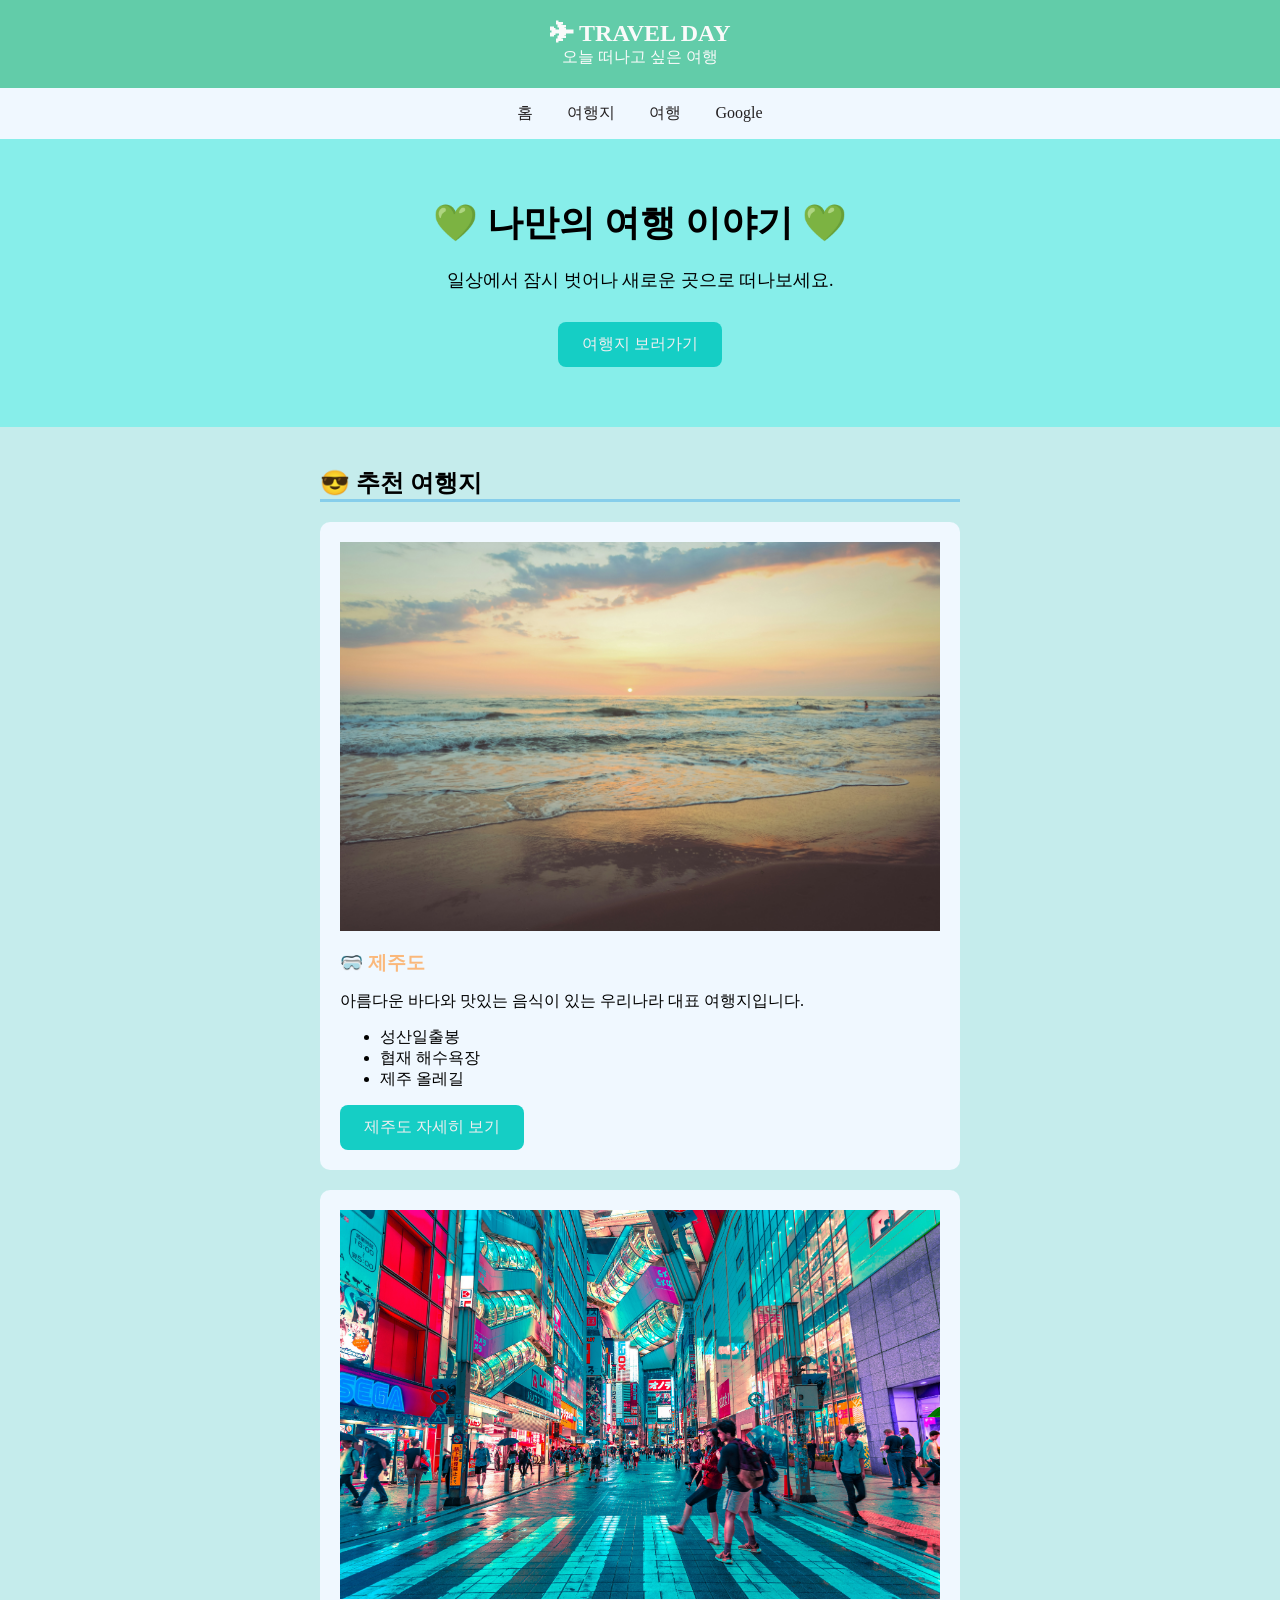
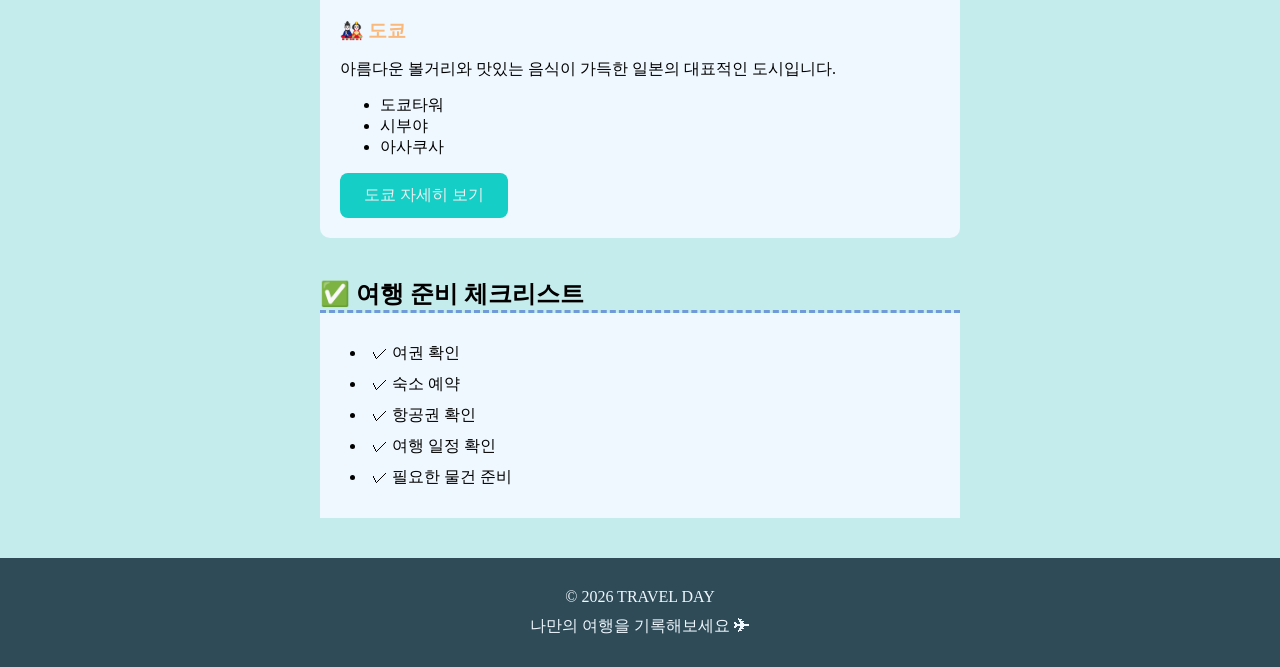
<file: index.html>
<!DOCTYPE html>
<html lang="ko">
<head>
    <meta charset="UTF-8">
    <meta name="viewport" content="width=device-width, initial-scale=1.0">
    <title>TRAVEL DAY</title>
    <link rel="stylesheet" href="main.css">
</head>
<body>
    <!-- 헤더 -->
    <header>
        <!-- 로고 -->
        <div id="logo">✈ TRAVEL DAY</div>
        <!-- 설명 -->
        <p>오늘 떠나고 싶은 여행</p>
    </header>
    <!-- 네비게이션 -->
    <nav>
        <a href="#">홈</a>
        <a href="#travel">여행지</a>
        <a href="#check">여행</a>
        <a href="https://www.google.com">Google</a>
    </nav>
    <!-- 메인 베너 -->
    <div class="hero">
        <h1>💚 나만의 여행 이야기 💚</h1>
        <p>일상에서 잠시 벗어나 새로운 곳으로 떠나보세요.</p>
        <a href="#" class="button">여행지 보러가기</a>
    </div>
    <!-- 추천 여행지 -->
    <section id="travel">
        <h2>😎 추천 여행지 </h2>
        <hr>
        <!-- 제주도 -->
        <div class="travel">
            <img src="images/jeju.png" alt="제주해변">
            <h3>🥽 제주도 </h3>
            <p>아름다운 바다와 맛있는 음식이 있는
                우리나라 대표 여행지입니다.</p>
            <ul>
                <li>성산일출봉</li>
                <li>협재 해수욕장</li>
                <li>제주 올레길</li>
            </ul>
        <!-- 제주도 상세 페이지로 이동 버튼 -->
        <a href="jeju.html" class="button">제주도 자세히 보기</a>
        </div>
        <!-- 도쿄 -->
        <div class="travel">
            <img src="images/Tokyo.png" alt="도쿄">
            <h3>🎎 도쿄 </h3>
            <p>아름다운 볼거리와 맛있는 음식이 가득한 일본의 대표적인 도시입니다.</p>
            <ul>
                <li>도쿄타워</li>
                <li>시부야</li>
                <li>아사쿠사</li>
            </ul>
        <!-- 도쿄 상세 페이지로 이동 버튼 -->
        <a href="#" class="button">도쿄 자세히 보기</a>
        </div>
    </section>
    <!-- 여행 준비 -->
    <section id="check">
        <h2>✅ 여행 준비 체크리스트</h2>
        <hr class="check_line">
        <!-- 준비 리스트 -->
        <div class="check">
            <li>✓ 여권 확인</li>
            <li>✓ 숙소 예약</li>
            <li>✓ 항공권 확인</li>
            <li>✓ 여행 일정 확인</li>
            <li>✓ 필요한 물건 준비</li>
        </div>
    </section>
    <!-- 푸터 -->
    <footer>
        <p>© 2026 TRAVEL DAY</p>
        <p>나만의 여행을 기록해보세요 ✈ </p>
    </footer>
</body>
</html>
</file>
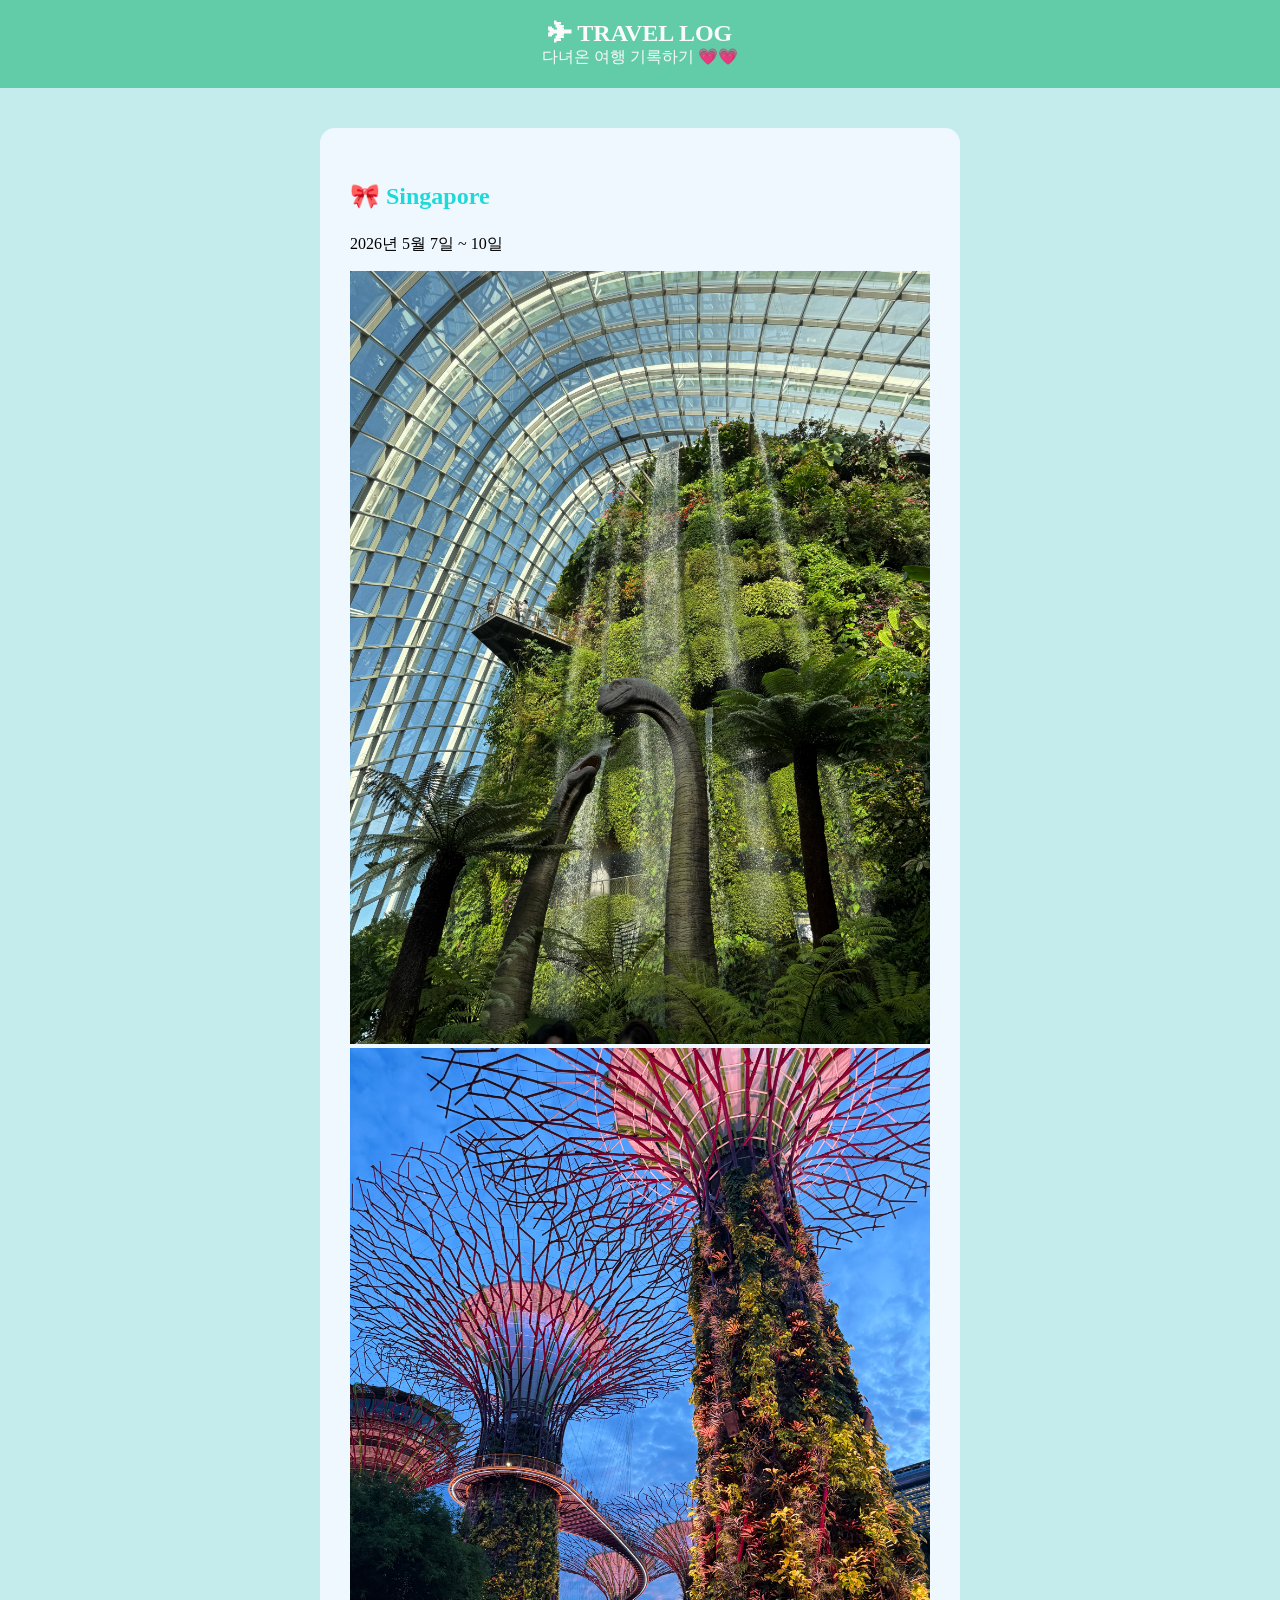
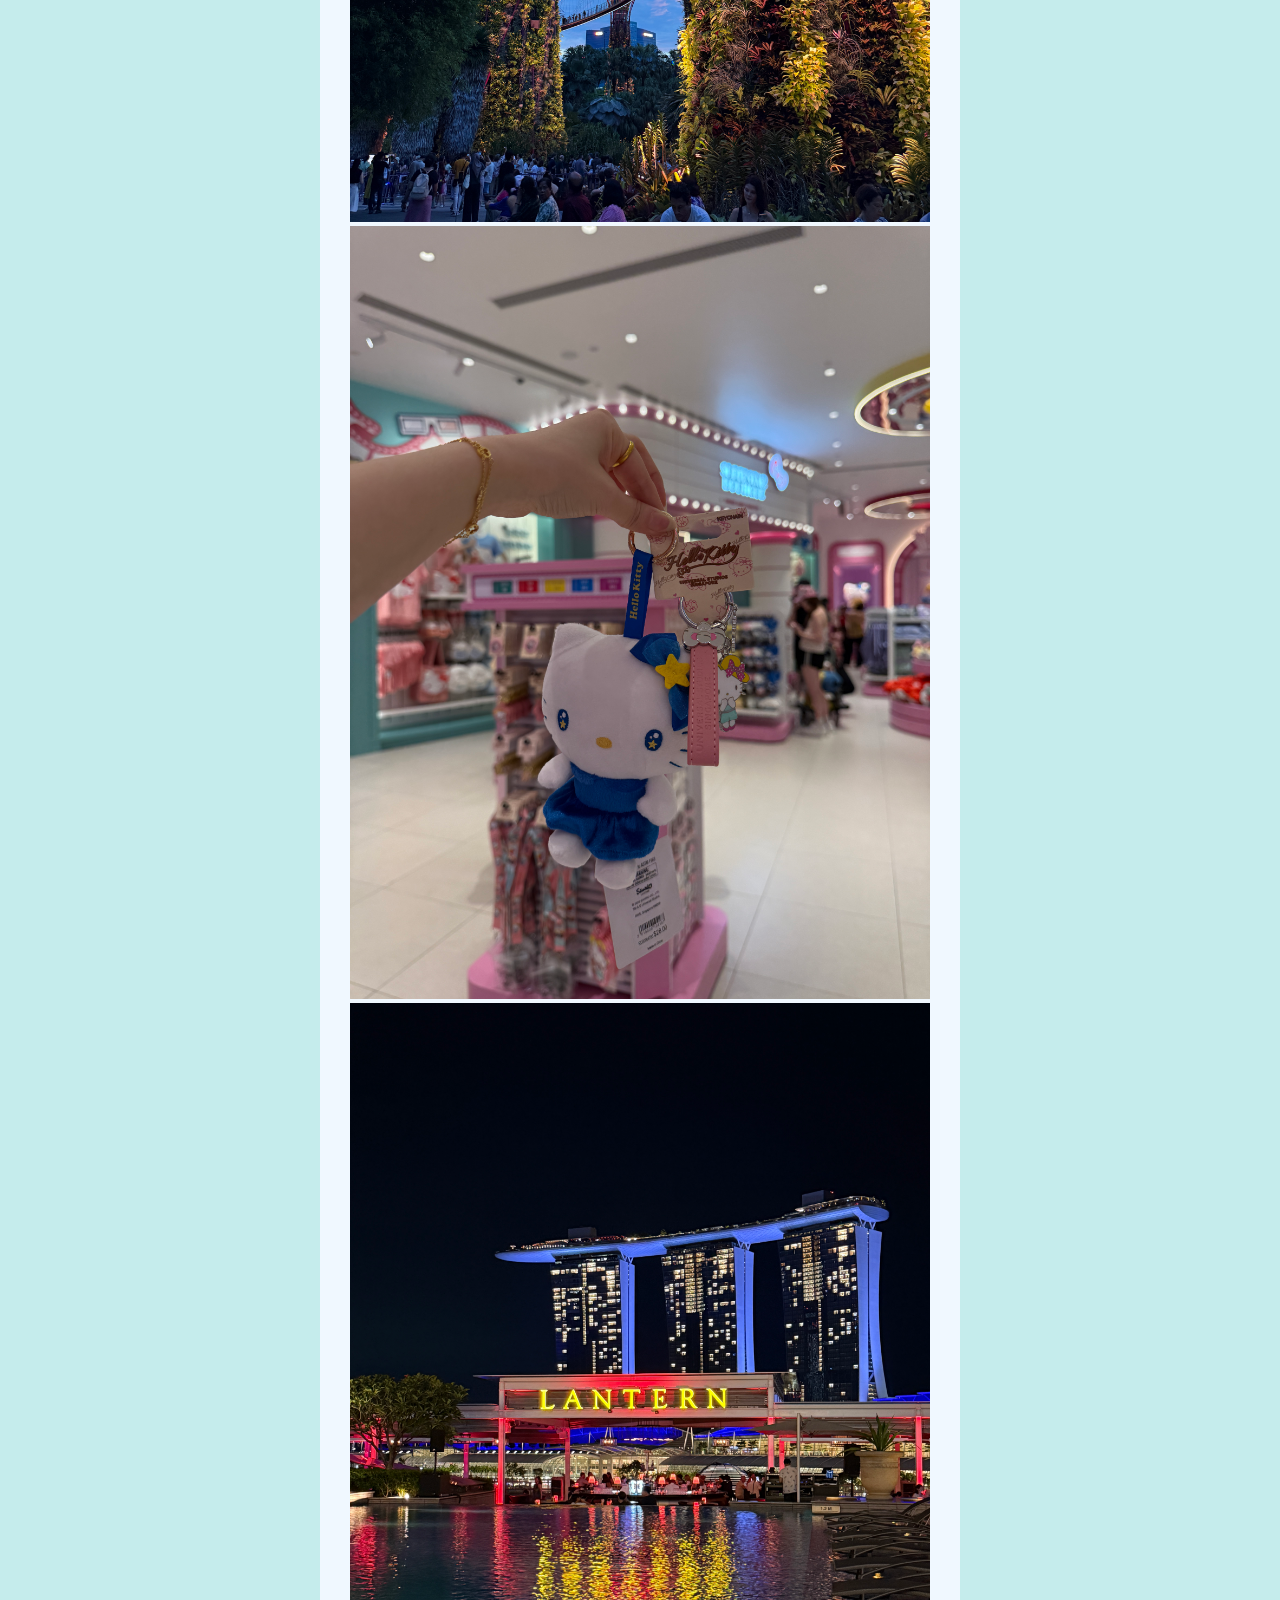
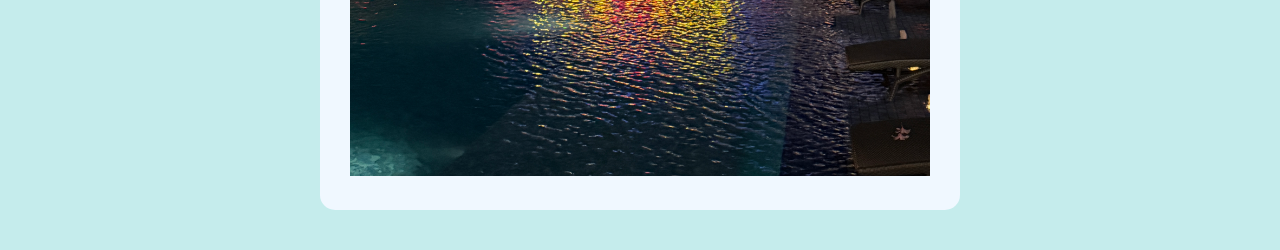
<file: International Travel.html>
<!DOCTYPE html>
<html lang="ko">
<head>
    <meta charset="UTF-8">
    <meta name="viewport" content="width=device-width, initial-scale=1.0">
    <title>International Travel</title>
    <link rel="stylesheet" href="main.css">
</head>
<body>
     <!-- 헤더 -->
    <header>
        <!-- 로고 -->
        <div id="logo">✈ TRAVEL LOG</div>
        <!-- 설명 -->
        <p>다녀온 여행 기록하기 💗💗</p>
    </header>
    <!-- 메인 -->
    <section>
        <div class="intro">
            <h2>🎀 Singapore</h2>
            <p>2026년 5월 7일 ~ 10일</p>
            <img src="singapore/KakaoTalk_260930_174328.jpeg" alt="">
            <img src="singapore/KakaoTalk_260930_174347.jpeg" alt="">
            <img src="singapore/KakaoTalk_260930_174308.jpeg" alt="">
            <img src="singapore/KakaoTalk_260930_174403.jpeg" alt="">
            <!-- <hr> -->
            <!-- 메인으로 돌아가기 버튼 -->
            <!-- <a href="index.html" class="buttton2"> ⬅ 메인페이지로 돌아가기 </a> -->
        </div>
    </section>
</body>
</html>
</file>
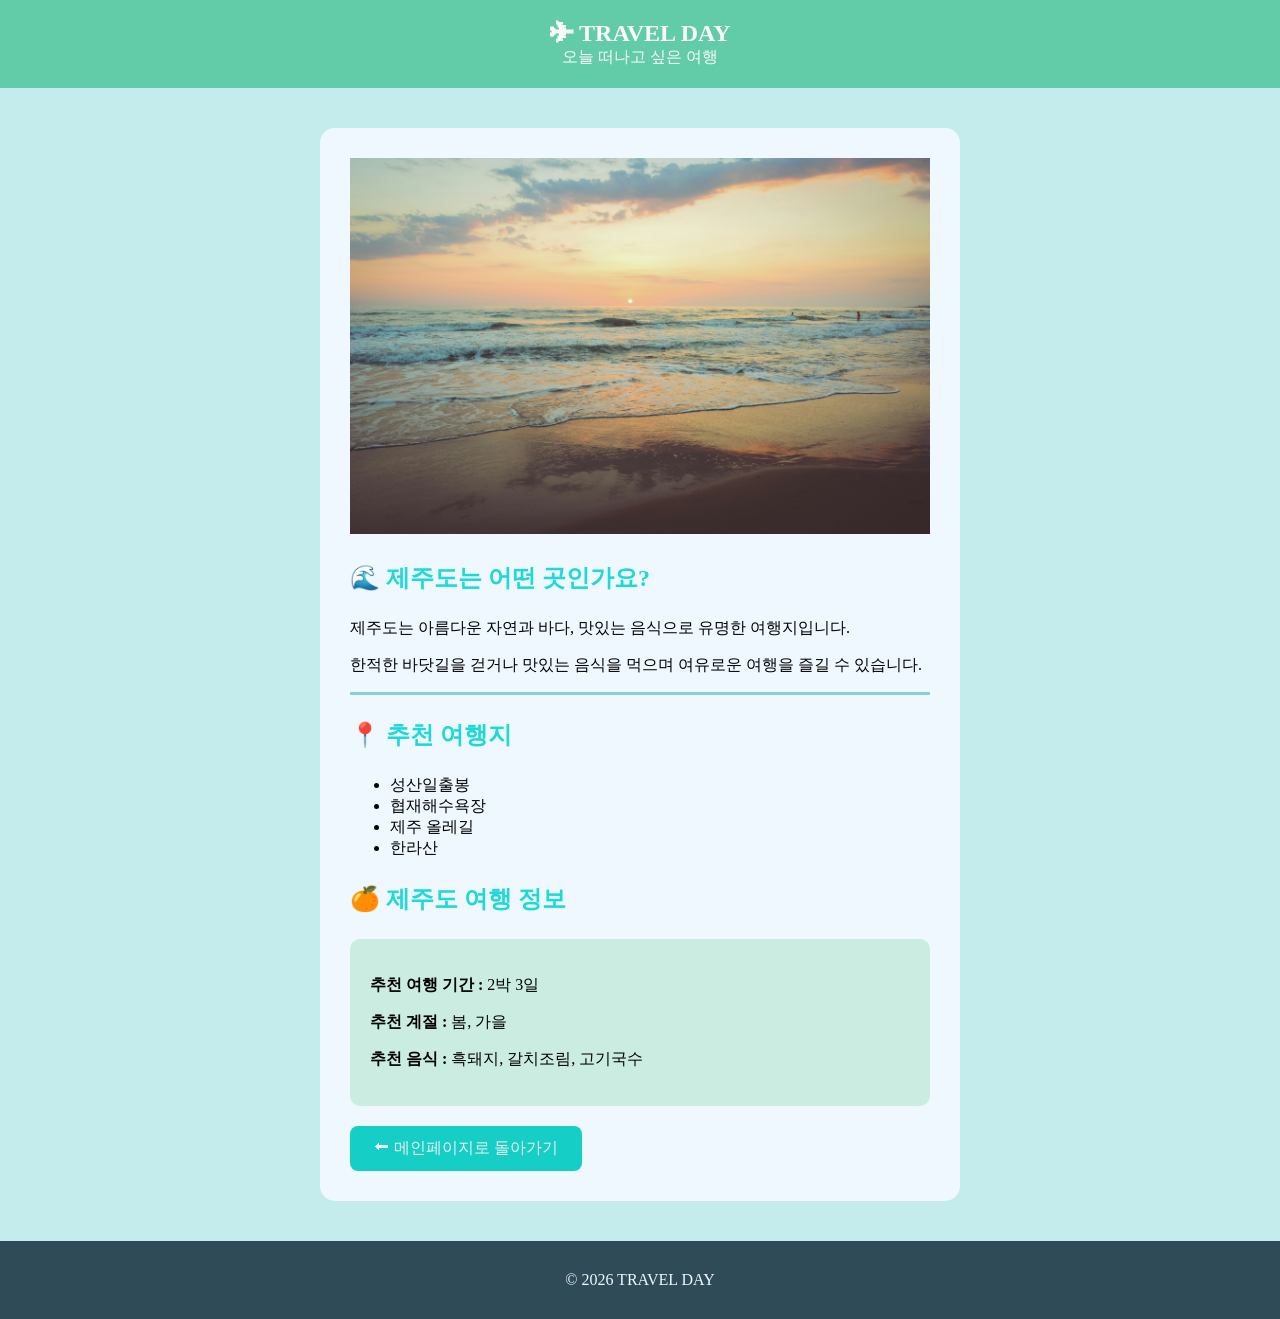
<file: jeju.html>
<!DOCTYPE html>
<html lang="ko">
<head>
    <meta charset="UTF-8">
    <meta name="viewport" content="width=device-width, initial-scale=1.0">
    <title>제주도 상세보기</title>
    <link rel="stylesheet" href="main.css">
</head>
<body>
    <!-- 헤더 -->
    <header>
        <!-- 로고 -->
        <div id="logo">✈ TRAVEL DAY</div>
        <!-- 설명 -->
        <p>오늘 떠나고 싶은 여행</p>
    </header>
    <!-- 메인 -->
    <section>
        <div class="intro">
            <img src="images/jeju.png" alt="">
            <h2>🌊 제주도는 어떤 곳인가요?</h2>
            <p>
                제주도는 아름다운 자연과 바다,
                맛있는 음식으로 유명한 여행지입니다.
            </p>
            <p>
                한적한 바닷길을 걷거나 맛있는 음식을
                먹으며 여유로운 여행을 즐길 수 있습니다.
            </p>
            <hr>
            <h2>📍 추천 여행지</h2>
            <ul>
                <li>성산일출봉</li>
                <li>협재해수욕장</li>
                <li>제주 올레길</li>
                <li>한라산</li>
            </ul>
            <h2>🍊 제주도 여행 정보</h2>
            <div class="info">
                <p><strong>추천 여행 기간 :</strong> 2박 3일 </p>
                <p><strong>추천 계절 :</strong> 봄, 가을 </p>
                <p><strong>추천 음식 :</strong> 흑돼지, 갈치조림, 고기국수 </p>
            </div>
            <!-- 메인으로 돌아가기 버튼 -->
            <a href="index.html" class="buttton2"> ⬅ 메인페이지로 돌아가기 </a>
        </div>
    </section>



    <!-- 푸터 -->
    <footer>
        <p>© 2026 TRAVEL DAY</p>
    </footer>
</body>
</html>
</file>
<file: main.css>
*{
    /* padding: 0; */
    margin: 0;
    box-sizing: border-box;
}
html{
    scroll-behavior: smooth;
}
body{
    background-color: rgb(197, 236, 236);
}
a{
    text-decoration: none;
    color: rgb(36, 33, 34);
}
/* 헤더 */
header{
    text-align: center;
    padding: 20px;
    background-color: rgb(98, 204, 169);
    color: rgb(250, 250, 250);
}
/* 로고 */
#logo{
    font-size: 24px;
    font-weight: bold;
}
/* 네비게이션 */
nav{
    background-color: aliceblue;
    text-align: center;
    padding: 15px;
}
/* 메뉴 */
nav a{
    margin-left: 15px;
    margin-right: 15px;
}
/* 메인 베너 */
.hero{
    text-align: center;
    background-color: rgb(135, 238, 234);
    padding: 60px;
}
.hero h1{
    font-size: 36px;
}
.hero p{
    font-size: 18px;
    margin-top: 20px;
    margin-bottom: 30px;
}
.button{
    background-color: rgb(21, 206, 197);
    padding: 12px 24px;
    color: rgb(239, 238, 240);
    border-radius: 8px;
    display: inline-block;
}
/* 공통영역 */
section{
    width: 50%;
    /* background-color: rgb(176, 214, 247); */
    margin: 40px auto;
}
section h2{
    color: black;
}
hr{
    border: 0;
    border-top: 3px solid skyblue;
}
/* 제주도 여행지 */
.travel{
    padding: 20px;
    background-color: aliceblue;
    border-radius: 10px;
    margin: 20px 0;
}
.travel img{
    width: 100%;
}
.travel h3{
    color: rgb(250, 184, 123);
    margin-top: 15px;
}
.travel p{
    padding: 15px 0;
}
.travel ul{
    margin-bottom: 15px;
}
/* 여행 준비 */
.check_line{
    border: 0;
    border-top: 3px dashed rgb(112, 154, 216);
}
/* 준비 리스트 */
.check{
    background-color: aliceblue;
    padding: 20px;
}
.check li{
    margin: 10px;
}
/* 푸터 */
footer{
    background-color: rgb(46, 75, 87);
    color: aliceblue;
    padding: 20px;
    text-align: center;
}
footer p{
    margin: 10px 0;
}
/* 제주 상세보기 */
.intro{
    padding: 30px;
    border-radius: 15px;
    background-color: aliceblue;
}
.intro img{
    width: 100%;
}
.intro h2{
    margin: 24px 0;
    color: rgb(31, 216, 216);
}
.intro p{
    margin: 16px 0;
}
/* 여행 정보 */
.info{
    background-color: rgb(203, 236, 225);
    padding: 20px ;
    border-radius: 10px;
    margin-bottom: 20px;
}
section .buttton2{
    background-color: rgb(21, 206, 197);
    padding: 12px 24px;
    color: rgb(239, 238, 240);
    border-radius: 8px;
    display: inline-block;
}
</file>
